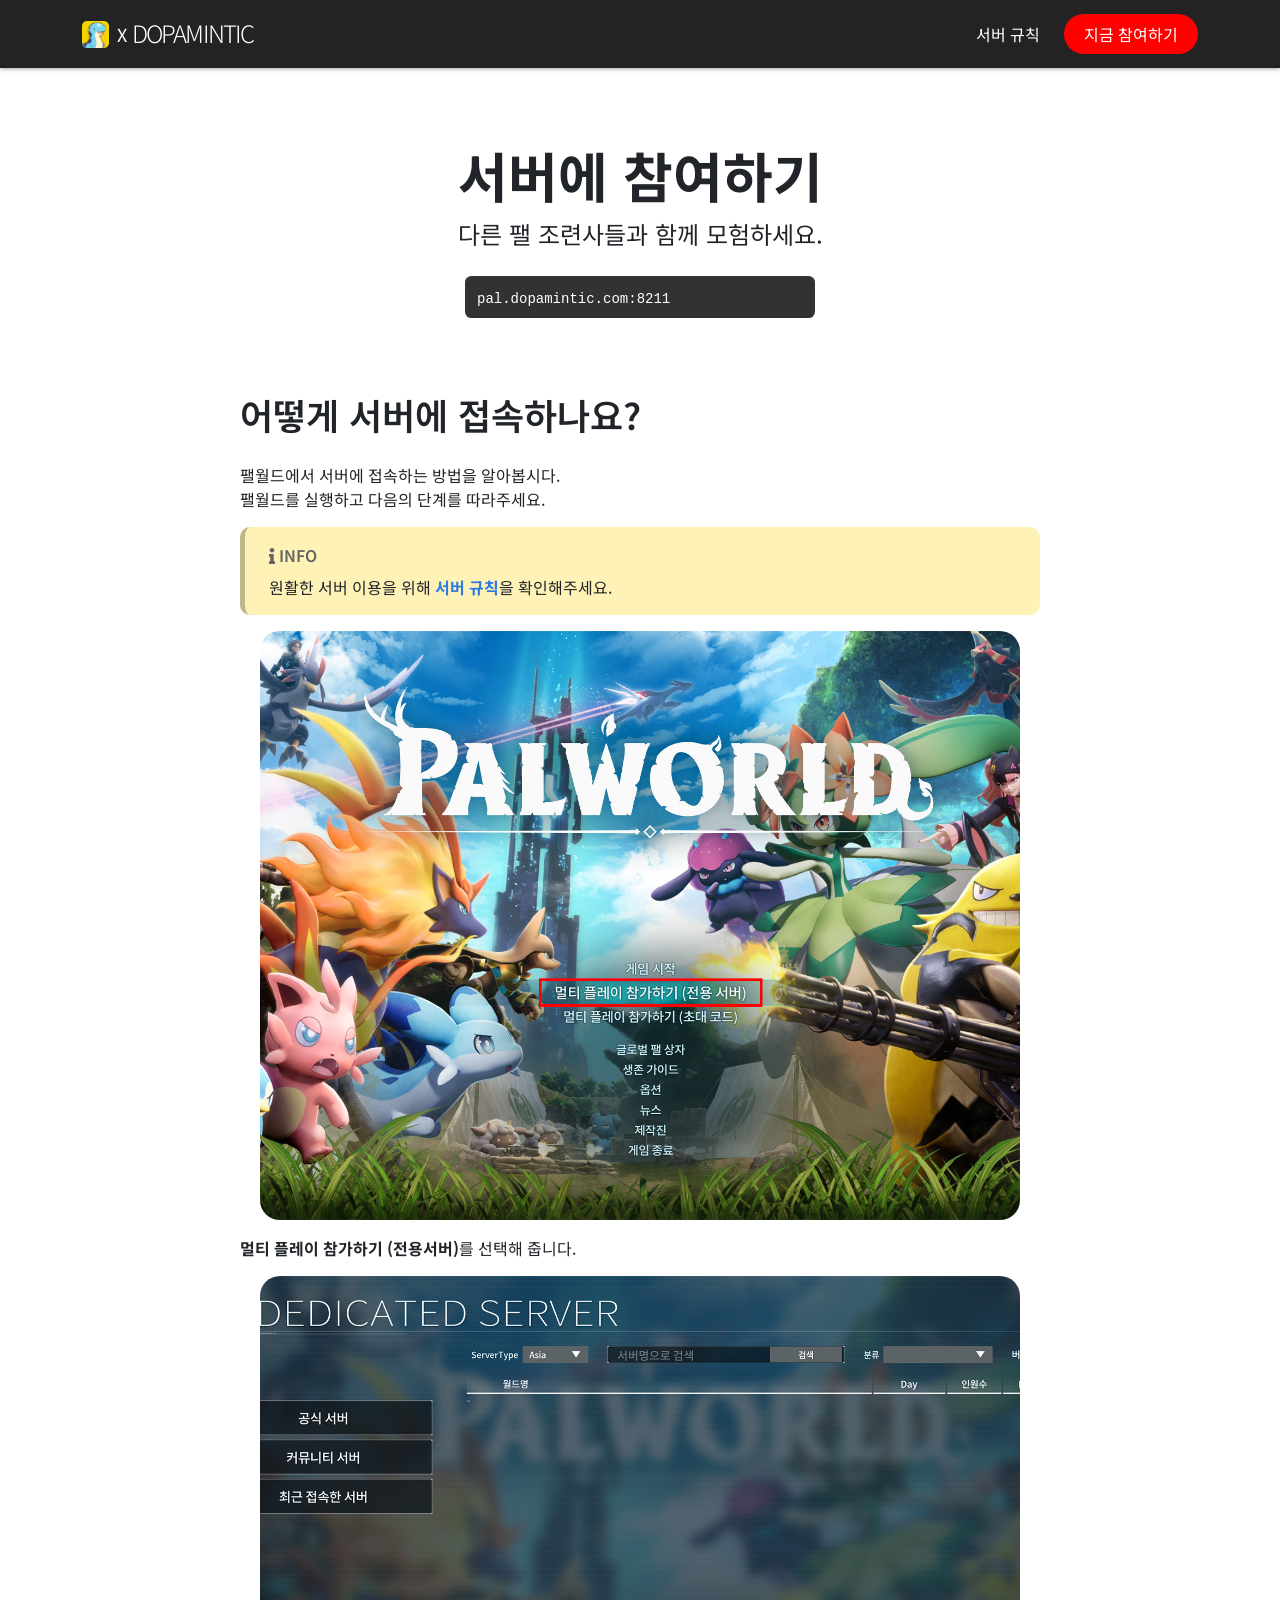
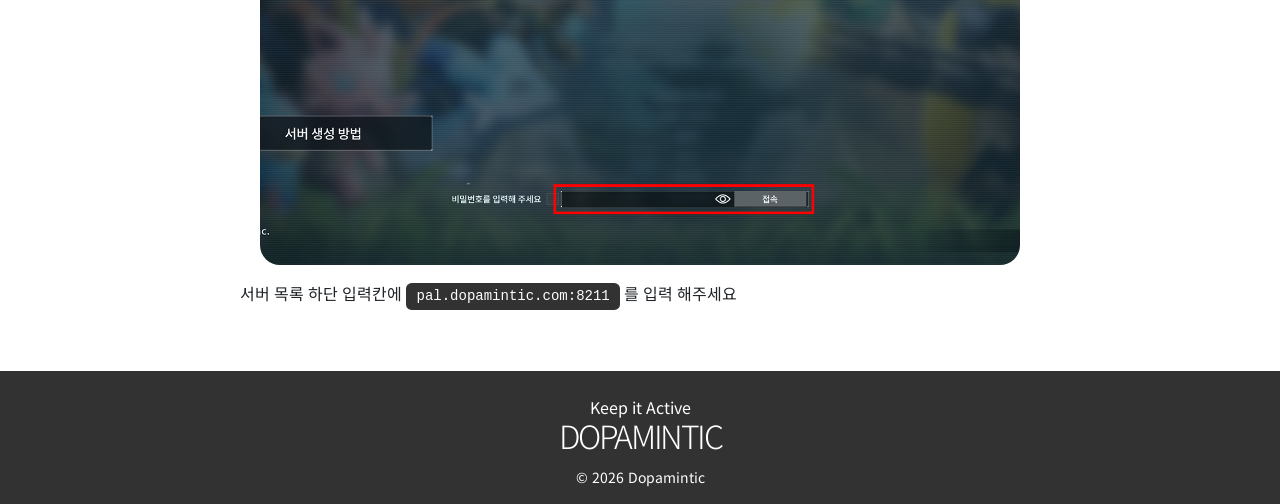
<file: join-now/index.html>
<!doctype html>
<html lang="ko">
  <head>
    <meta charset="UTF-8" />
    <meta name="viewport" content="width=device-width, initial-scale=1.0" />
    <meta name="description" content="Palworld X Dopamintic 서버 웹사이트" />
    <meta property="og:title" content="Palworld X Dopamintic" />
    <meta
      property="og:description"
      content="Palworld X Dopamintic 서버 웹사이트"
    />
    <title>Palworld X Dopamintic</title>

    <!-- 노토 산스 kr 폰트 -->
    <link rel="preconnect" href="https://fonts.googleapis.com" />
    <link rel="preconnect" href="https://fonts.gstatic.com" crossorigin />
    <link
      href="https://fonts.googleapis.com/css2?family=Noto+Sans+KR:wght@100..900&display=swap"
      rel="stylesheet"
    />

    <!-- 라이브러리들 -->
    <link rel="stylesheet" href="/css/normalize.css" />
    <link
      rel="stylesheet"
      href="https://cdnjs.cloudflare.com/ajax/libs/font-awesome/5.15.4/css/all.min.css"
      integrity="sha512-1ycn6IcaQQ40/MKBW2W4Rhis/DbILU74C1vSrLJxCq57o941Ym01SwNsOMqvEBFlcgUa6xLiPY/NS5R+E6ztJQ=="
      crossorigin="anonymous"
      referrerpolicy="no-referrer"
    />
    <link
      href="https://cdn.jsdelivr.net/npm/bootstrap@5.3.8/dist/css/bootstrap.min.css"
      rel="stylesheet"
      integrity="sha384-sRIl4kxILFvY47J16cr9ZwB07vP4J8+LH7qKQnuqkuIAvNWLzeN8tE5YBujZqJLB"
      crossorigin="anonymous"
    />

    <!-- css -->
    <link rel="stylesheet" href="/css/style.css" />
  </head>
  <body>
    <div class="main-layout-container">
      <nav class="top-navbar">
        <div class="container">
          <ul class="reset-ul">
            <div class="row">
              <div class="col">
                <li>
                  <a href="/" class="reset-a d-flex">
                    <div class="d-flex align-items-center top-nav-logo-box">
                      <img
                        class="pal-logo"
                        src="/img/palworld-logo.jpg"
                        alt=""
                      />
                      <span class="x-logo m-0">X</span>
                      <span class="dopamintic-logo m-0">DOPAMINTIC</span>
                    </div>
                  </a>
                </li>
              </div>

              <div class="col top-nav-menu-container">
                <div
                  class="d-flex justify-content-end align-items-center gap-4 h-100"
                >
                  <li>
                    <a class="reset-a top-nav-btn" href="/rules/">서버 규칙</a>
                  </li>
                  <li>
                    <a class="reset-a red-btn" href="/join-now/"
                      >지금 참여하기</a
                    >
                  </li>
                </div>
              </div>
            </div>
          </ul>
        </div>
      </nav>

      <div class="main-container">
        <div class="container">
          <header class="main-header">
            <div class="main-header-text-container">
              <h1>서버에 참여하기</h1>
              <p>다른 팰 조련사들과 함께 모험하세요.</p>
            </div>
            <div class="server-address-block mt-4">
              <code>pal.dopamintic.com:8211</code>
            </div>
          </header>

          <main class="pb-5">
            <div class="post-container">
              <h1 class="section-header">어떻게 서버에 접속하나요?</h1>
              <p class="m-0">팰월드에서 서버에 접속하는 방법을 알아봅시다.</p>
              <p>팰월드를 실행하고 다음의 단계를 따라주세요.</p>
              <div class="post-callout post-callout--yellow">
                <div class="post-callout-title">
                  <i class="fas fa-info"></i>
                  <span>INFO</span>
                </div>
                <div class="post-callout-body">
                  <p>
                    원활한 서버 이용을 위해
                    <a class="reset-a post-btn fw-bold" href="/rules/"
                      >서버 규칙</a
                    >을 확인해주세요.
                  </p>
                </div>
              </div>
              <img class="post-img mb-3" src="/img/join-1.jpg" alt="" />
              <p>
                <span class="fw-bold">멀티 플레이 참가하기 (전용서버)</span>를
                선택해 줍니다.
              </p>
              <img class="post-img mb-3" src="/img/join-2.jpg" alt="" />
              <p>
                서버 목록 하단 입력칸에
                <code class="post-server-address">pal.dopamintic.com:8211</code>
                를 입력 해주세요
              </p>
            </div>
          </main>
        </div>
      </div>

      <footer>
        <div class="container">
          <div class="footer-logo-container pt-4">
            <p class="dopamintic-slogan m-0">Keep it Active</p>
            <p class="dopamintic-logo m-0">DOPAMINTIC</p>
          </div>

          <div class="d-flex justify-content-center py-3">
            <small>© 2026 Dopamintic</small>
          </div>
        </div>
      </footer>
    </div>

    <!-- 부트스트랩 스크립트 -->
    <script
      src="https://cdn.jsdelivr.net/npm/bootstrap@5.3.8/dist/js/bootstrap.bundle.min.js"
      integrity="sha384-FKyoEForCGlyvwx9Hj09JcYn3nv7wiPVlz7YYwJrWVcXK/BmnVDxM+D2scQbITxI"
      crossorigin="anonymous"
    ></script>
  </body>
</html>
</file>
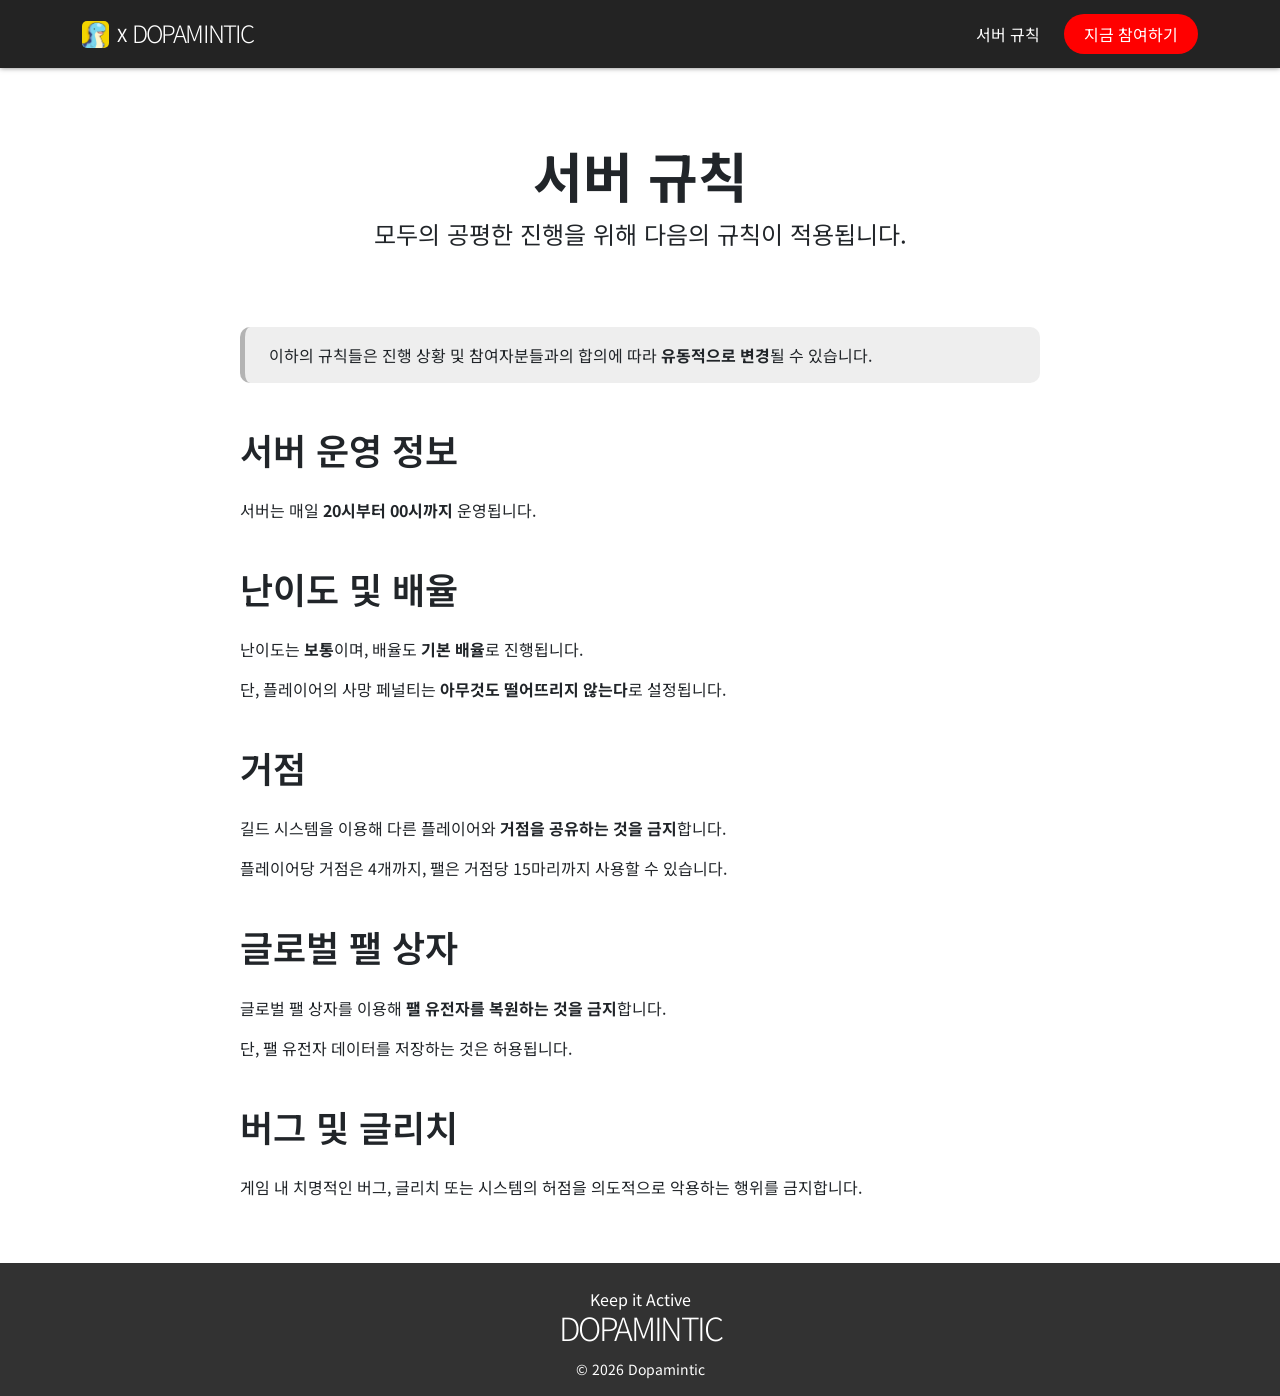
<file: rules/index.html>
<!doctype html>
<html lang="ko">
  <head>
    <meta charset="UTF-8" />
    <meta name="viewport" content="width=device-width, initial-scale=1.0" />
    <meta name="description" content="Palworld X Dopamintic 서버 웹사이트" />
    <meta property="og:title" content="Palworld X Dopamintic" />
    <meta
      property="og:description"
      content="Palworld X Dopamintic 서버 웹사이트"
    />
    <title>Palworld X Dopamintic</title>

    <!-- 노토 산스 kr 폰트 -->
    <link rel="preconnect" href="https://fonts.googleapis.com" />
    <link rel="preconnect" href="https://fonts.gstatic.com" crossorigin />
    <link
      href="https://fonts.googleapis.com/css2?family=Noto+Sans+KR:wght@100..900&display=swap"
      rel="stylesheet"
    />

    <!-- 라이브러리들 -->
    <link rel="stylesheet" href="/css/normalize.css" />
    <link
      rel="stylesheet"
      href="https://cdnjs.cloudflare.com/ajax/libs/font-awesome/5.15.4/css/all.min.css"
      integrity="sha512-1ycn6IcaQQ40/MKBW2W4Rhis/DbILU74C1vSrLJxCq57o941Ym01SwNsOMqvEBFlcgUa6xLiPY/NS5R+E6ztJQ=="
      crossorigin="anonymous"
      referrerpolicy="no-referrer"
    />
    <link
      href="https://cdn.jsdelivr.net/npm/bootstrap@5.3.8/dist/css/bootstrap.min.css"
      rel="stylesheet"
      integrity="sha384-sRIl4kxILFvY47J16cr9ZwB07vP4J8+LH7qKQnuqkuIAvNWLzeN8tE5YBujZqJLB"
      crossorigin="anonymous"
    />

    <!-- css -->
    <link rel="stylesheet" href="/css/style.css" />
  </head>
  <body>
    <div class="main-layout-container">
      <nav class="top-navbar">
        <div class="container">
          <ul class="reset-ul">
            <div class="row">
              <div class="col">
                <li>
                  <a href="/" class="reset-a d-flex">
                    <div class="d-flex align-items-center top-nav-logo-box">
                      <img
                        class="pal-logo"
                        src="/img/palworld-logo.jpg"
                        alt=""
                      />
                      <span class="x-logo m-0">X</span>
                      <span class="dopamintic-logo m-0">DOPAMINTIC</span>
                    </div>
                  </a>
                </li>
              </div>

              <div class="col top-nav-menu-container">
                <div
                  class="d-flex justify-content-end align-items-center gap-4 h-100"
                >
                  <li>
                    <a class="reset-a top-nav-btn" href="/rules/">서버 규칙</a>
                  </li>
                  <li>
                    <a class="reset-a red-btn" href="/join-now/"
                      >지금 참여하기</a
                    >
                  </li>
                </div>
              </div>
            </div>
          </ul>
        </div>
      </nav>

      <div class="main-container">
        <div class="container">
          <header class="main-header">
            <div class="main-header-text-container">
              <h1>서버 규칙</h1>
              <p>모두의 공평한 진행을 위해 다음의 규칙이 적용됩니다.</p>
            </div>
          </header>

          <main class="pb-5">
            <div class="post-container">
              <div class="post-callout">
                <div class="post-callout-body">
                  <p>
                    이하의 규칙들은 진행 상황 및 참여자분들과의 합의에 따라
                    <span class="fw-bold">유동적으로 변경</span>될 수 있습니다.
                  </p>
                </div>
              </div>
              <h1 class="section-header">서버 운영 정보</h1>
              <p>
                서버는 매일
                <span class="fw-bold">20시부터 00시까지</span> 운영됩니다.
              </p>
              <h1 class="section-header">난이도 및 배율</h1>
              <p>
                난이도는 <span class="fw-bold">보통</span>이며, 배율도
                <span class="fw-bold">기본 배율</span>로 진행됩니다.
              </p>
              <p>
                단, 플레이어의 사망 페널티는
                <span class="fw-bold">아무것도 떨어뜨리지 않는다</span>로
                설정됩니다.
              </p>
              <h1 class="section-header">거점</h1>
              <p>
                길드 시스템을 이용해 다른 플레이어와
                <span class="fw-bold">거점을 공유하는 것을 금지</span>합니다.
              </p>
              <p>
                플레이어당 거점은 4개까지, 팰은 거점당 15마리까지 사용할 수
                있습니다.
              </p>
              <h1 class="section-header">글로벌 팰 상자</h1>
              <p>
                글로벌 팰 상자를 이용해
                <span class="fw-bold">팰 유전자를 복원하는 것을 금지</span
                >합니다.
              </p>
              <p>단, 팰 유전자 데이터를 저장하는 것은 허용됩니다.</p>
              <h1 class="section-header">버그 및 글리치</h1>
              <p>
                게임 내 치명적인 버그, 글리치 또는 시스템의 허점을 의도적으로
                악용하는 행위를 금지합니다.
              </p>
            </div>
          </main>
        </div>
      </div>

      <footer>
        <div class="container">
          <div class="footer-logo-container pt-4">
            <p class="dopamintic-slogan m-0">Keep it Active</p>
            <p class="dopamintic-logo m-0">DOPAMINTIC</p>
          </div>

          <div class="d-flex justify-content-center py-3">
            <small>© 2026 Dopamintic</small>
          </div>
        </div>
      </footer>
    </div>

    <!-- 부트스트랩 스크립트 -->
    <script
      src="https://cdn.jsdelivr.net/npm/bootstrap@5.3.8/dist/js/bootstrap.bundle.min.js"
      integrity="sha384-FKyoEForCGlyvwx9Hj09JcYn3nv7wiPVlz7YYwJrWVcXK/BmnVDxM+D2scQbITxI"
      crossorigin="anonymous"
    ></script>
  </body>
</html>
</file>
<file: css/style.css>
.dopamintic-logo {
  font-family: "noto sans kr";
  font-weight: 300;
  letter-spacing: -0.075em;
  font-size: 1em;
}

.dopamintic-slogan {
  font-family: "noto sans kr";
  font-size: 0.5em;
}

.reset-ul {
  list-style: none;
  margin: 0;
  padding: 0;
}

.reset-a {
  color: inherit;
  text-decoration: none;
}

.flex-center {
  display: flex;
  justify-content: center;
  align-items: center;
}

.red-btn {
  padding: 0.5em 1.25em;
  background-color: red;
  color: white;
  border: none;
  border-radius: 2em;
  transition: all 0.2s;
}
.red-btn:hover {
  background-color: rgb(177, 0, 0);
  box-shadow: 0px 0px 0.25em rgba(0, 0, 0, 0.5);
}

.server-address-block {
  background-color: rgb(50, 50, 50);
  padding: 0.5em 0.75em;
  border-radius: 0.4em;
}
.server-address-block code {
  color: white;
}

.main-header {
  margin: 75px 0;
}
.main-header .main-header-text-container {
  font-size: clamp(16px, 3vw, 24px);
}
.main-header .main-header-text-container h1 {
  text-wrap: balance;
  text-align: center;
  font-size: 2.25em;
  font-weight: 700;
}
.main-header .main-header-text-container p {
  text-wrap: balance;
  text-align: center;
  font-size: 1em;
}
.main-header .server-address-block {
  width: 50%;
  min-width: 250px;
  max-width: 350px;
  margin: auto;
}

@media screen and (max-width: 576px) {
  .main-header {
    margin: 50px 0;
  }
}
.section-header {
  font-weight: 600;
  font-size: clamp(24px, 5vw, 36px);
  margin-top: 1.25em;
  margin-bottom: 0.75em;
}

.post-container {
  width: 100%;
  max-width: 800px;
  margin: auto;
}

.post-img {
  display: block;
  width: 95%;
  border-radius: 20px;
  margin: auto;
}

.post-server-address {
  background-color: rgb(50, 50, 50);
  padding: 0.375em 0.75em;
  border-radius: 0.4em;
  color: white;
}

.post-btn {
  color: #2c7be4;
}

.post-callout {
  background-color: #eee;
  padding: 16px 24px;
  border-left: 5px solid rgba(0, 0, 0, 0.25);
  border-radius: 10px;
  margin-bottom: 1rem;
}
.post-callout .post-callout-title {
  padding-bottom: 0.5em;
  font-weight: 600;
  color: rgb(100, 100, 100);
}
.post-callout .post-callout-body p {
  margin: 0;
}

.post-callout--yellow {
  background-color: #fff2b6;
}

body {
  font-family: "Noto Sans KR", sans-serif;
  word-break: keep-all;
}

.top-navbar {
  position: sticky;
  top: 0;
  padding: 15px 0;
  box-shadow: 0px 0px 5px rgba(0, 0, 0, 0.5);
  background-color: rgb(35, 35, 35);
  color: white;
  z-index: 5;
}
.top-navbar .pal-logo {
  width: 1.125em;
  height: 1.125em;
  border-radius: 5px;
}
.top-navbar .x-logo {
  font-size: 0.75em;
  padding: 0 5px 0 7.5px;
}
.top-navbar .dopamintic-logo {
  padding-bottom: 2px;
}
.top-navbar .top-nav-logo-box {
  font-size: 24px;
}
.top-navbar .top-nav-menu-container .top-nav-btn {
  transition: all 0.2s;
}
.top-navbar .top-nav-menu-container .top-nav-btn:hover {
  color: rgb(200, 200, 200);
}

@media screen and (max-width: 576px) {
  .top-nav-menu-container {
    display: none;
  }
}
.hero-container {
  background-color: rgb(50, 50, 50);
  color: white;
}
.hero-container .hero-title {
  padding: 100px 0;
}
.hero-container .hero-title h2 {
  font-size: clamp(40px, 5vw, 75px);
}
.hero-container .hero-title p {
  font-size: clamp(16px, 1.75vw, 24px);
  padding-top: 32px;
}
.hero-container .hero-note-img {
  width: 100%;
  max-width: 450px;
}

@media screen and (max-width: 768px) {
  .hero-container .hero-title {
    padding: 75px 0 32px 0;
    display: flex;
    flex-direction: column;
    align-items: center;
  }
  .hero-container .hero-img-box {
    display: flex;
    justify-content: center;
    height: 100px;
    overflow: hidden;
  }
  .hero-container .hero-note-img {
    width: 75%;
    height: 100%;
    -o-object-fit: cover;
       object-fit: cover;
    -o-object-position: top;
       object-position: top;
  }
}
.play-now-container {
  height: 720px;
  overflow: hidden;
  position: relative;
  color: white;
  display: flex;
  flex-direction: column;
  justify-content: center;
  align-items: center;
}
.play-now-container .play-now-video {
  position: absolute;
  width: 100%;
  min-width: 1282px;
  top: 50%;
  left: 50%;
  transform: translate(-50%, -50%);
  filter: brightness(75%);
  z-index: -1;
}
.play-now-container .play-now-text-container {
  font-size: clamp(20px, 4vw, 48px);
}
.play-now-container .play-now-server-logo {
  display: flex;
  justify-content: center;
  align-items: center;
  font-size: 1em;
}
.play-now-container .play-now-server-logo .pal-logo {
  width: 1.125em;
  height: 1.125em;
  border-radius: 5px;
}
.play-now-container .play-now-server-logo .x-logo {
  font-size: 0.75em;
  padding: 0 5px 0 7.5px;
}
.play-now-container .play-now-server-logo .dopamintic-logo {
  padding-bottom: 2px;
  padding-right: 0.25em;
}
.play-now-container .play-now-server-logo p {
  font-weight: 700;
}
.play-now-container .play-now-description {
  font-size: 0.8em;
  text-align: center;
  padding-bottom: 1.75em;
  font-weight: 500;
}
.play-now-container .play-now-description span {
  font-size: 0.8em;
  font-weight: 400;
}
.play-now-container .red-btn {
  font-size: 24px;
  text-align: center;
}

@media screen and (max-width: 992px) {
  .play-now-container {
    height: 480px;
  }
  .play-now-container .play-now-video {
    min-width: 856px;
  }
  .play-now-container .red-btn {
    font-size: clamp(16px, 3vw, 24px);
  }
}
@media screen and (max-width: 576px) {
  .play-now-container {
    height: 360px;
  }
  .play-now-container .play-now-video {
    min-width: 642px;
  }
}
.about-more-container .about-more-card {
  display: flex;
  align-items: center;
  padding: 0 15px;
  border-radius: 15px;
  background: linear-gradient(120deg, rgba(255, 255, 255, 0) 80%, rgba(255, 118, 118, 0.5) 20%), linear-gradient(60deg, rgba(255, 255, 255, 0) 80%, rgba(255, 118, 118, 0.5) 20%) rgb(250, 250, 250);
  box-shadow: 0 0 2px rgba(0, 0, 0, 0.5);
  transition: all 0.2s;
}
.about-more-container .about-more-card:hover {
  box-shadow: 0 0 7px rgba(0, 0, 0, 0.75);
}
.about-more-container .about-more-card .about-more-card-text-container {
  display: flex;
  flex-direction: column;
  justify-content: center;
  width: 66%;
}
.about-more-container .about-more-card .about-more-img-box {
  width: 34%;
  max-height: 150px;
  overflow: hidden;
  display: flex;
  justify-content: center;
}
.about-more-container .about-more-card h3 {
  font-size: 0.875em;
  font-weight: 400;
  color: rgb(75, 75, 75);
}
.about-more-container .about-more-card p {
  font-weight: 500;
  margin: 0;
  font-size: 1em;
}
.about-more-container .about-more-card .about-more-card-img {
  width: 100%;
  max-width: 150px;
}
.about-more-container .about-more-card--2 {
  color: rgb(200, 200, 200);
  background: linear-gradient(120deg, rgba(255, 255, 255, 0) 80%, rgba(86, 99, 133, 0.5) 20%), linear-gradient(60deg, rgba(255, 255, 255, 0) 80%, rgba(86, 99, 133, 0.5) 20%), rgb(35, 35, 35);
}
.about-more-container .about-more-card--2 h3 {
  color: rgb(170, 170, 170);
}

@media screen and (min-width: 992px) {
  .about-more-card-text-container {
    font-size: 20px;
  }
}
footer {
  background-color: rgb(50, 50, 50);
  color: white;
  font-size: clamp(12px, 2vw, 16px);
}
footer .footer-logo-container {
  display: flex;
  flex-direction: column;
  align-items: center;
  font-size: 2em;
}
footer .footer-logo-container .dopamintic-logo {
  line-height: 1;
}
footer small {
  font-size: 0.875em;
}/*# sourceMappingURL=style.css.map */
</file>
